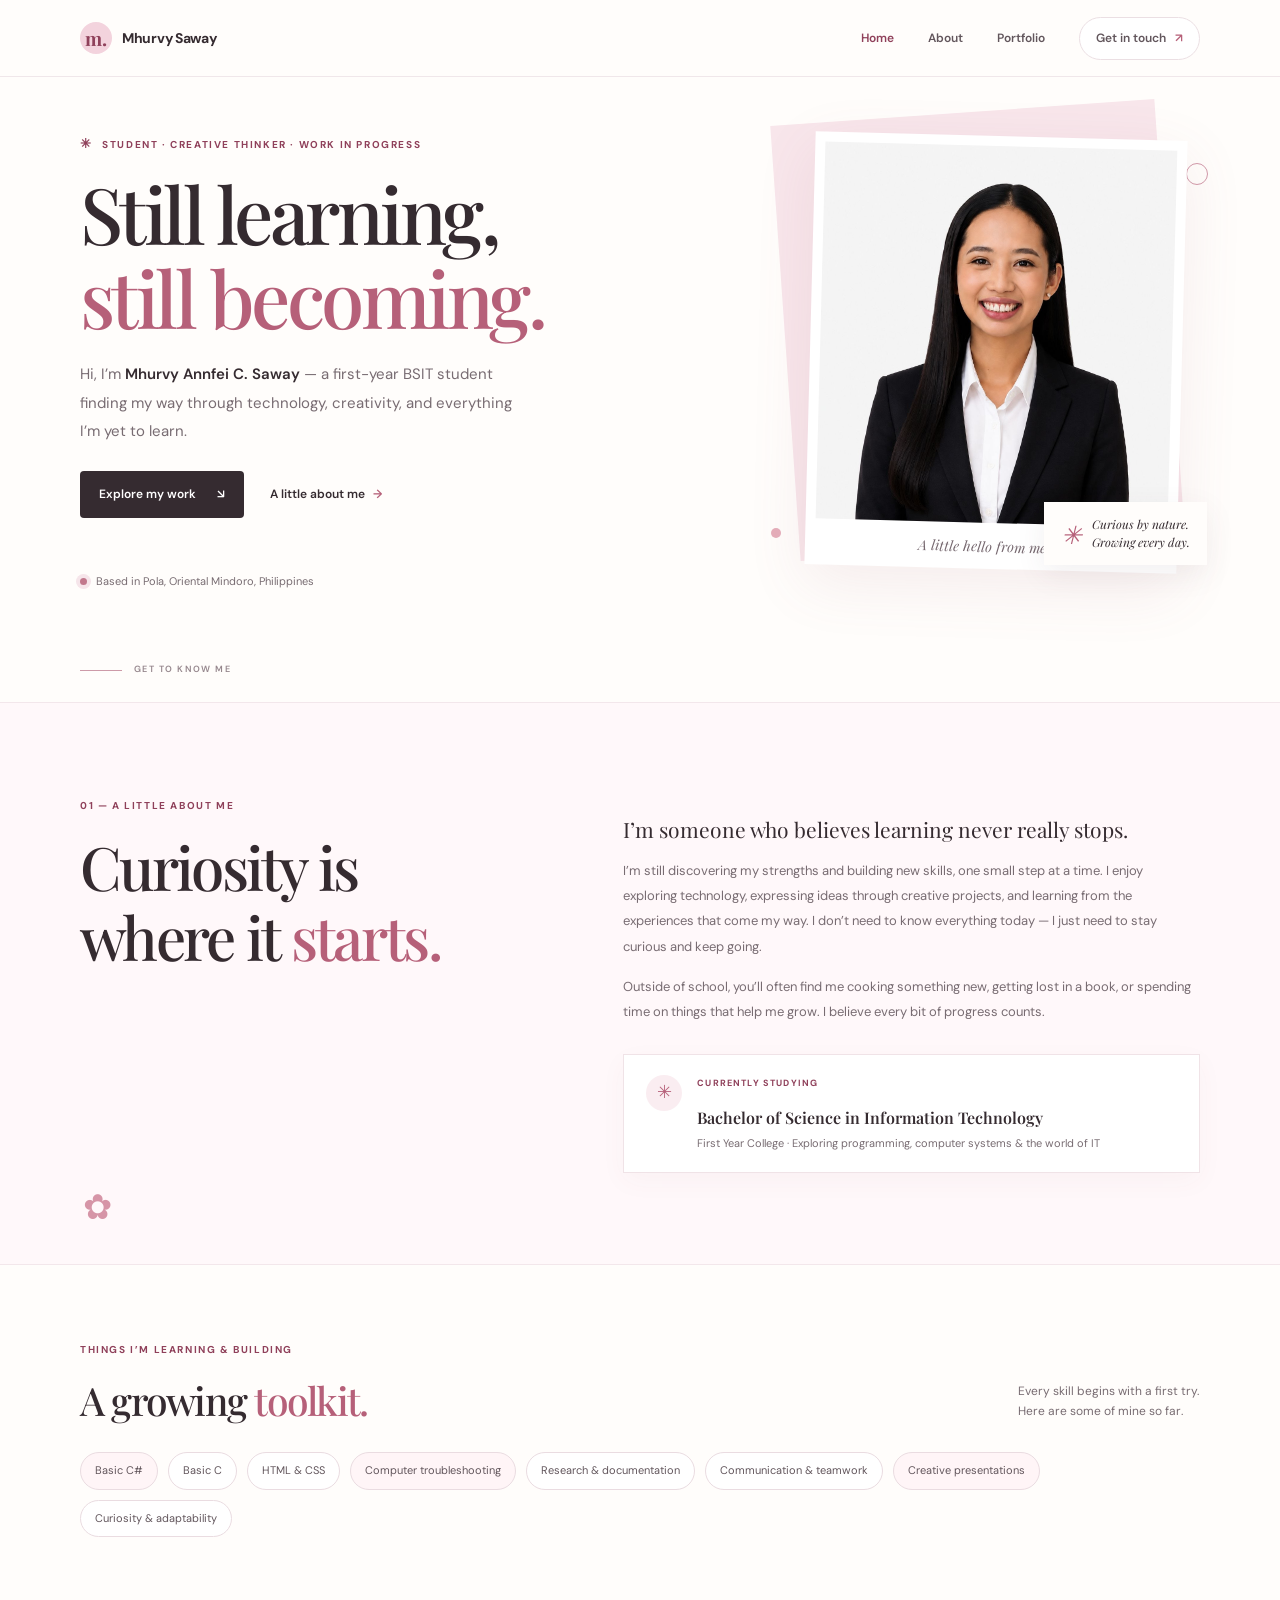
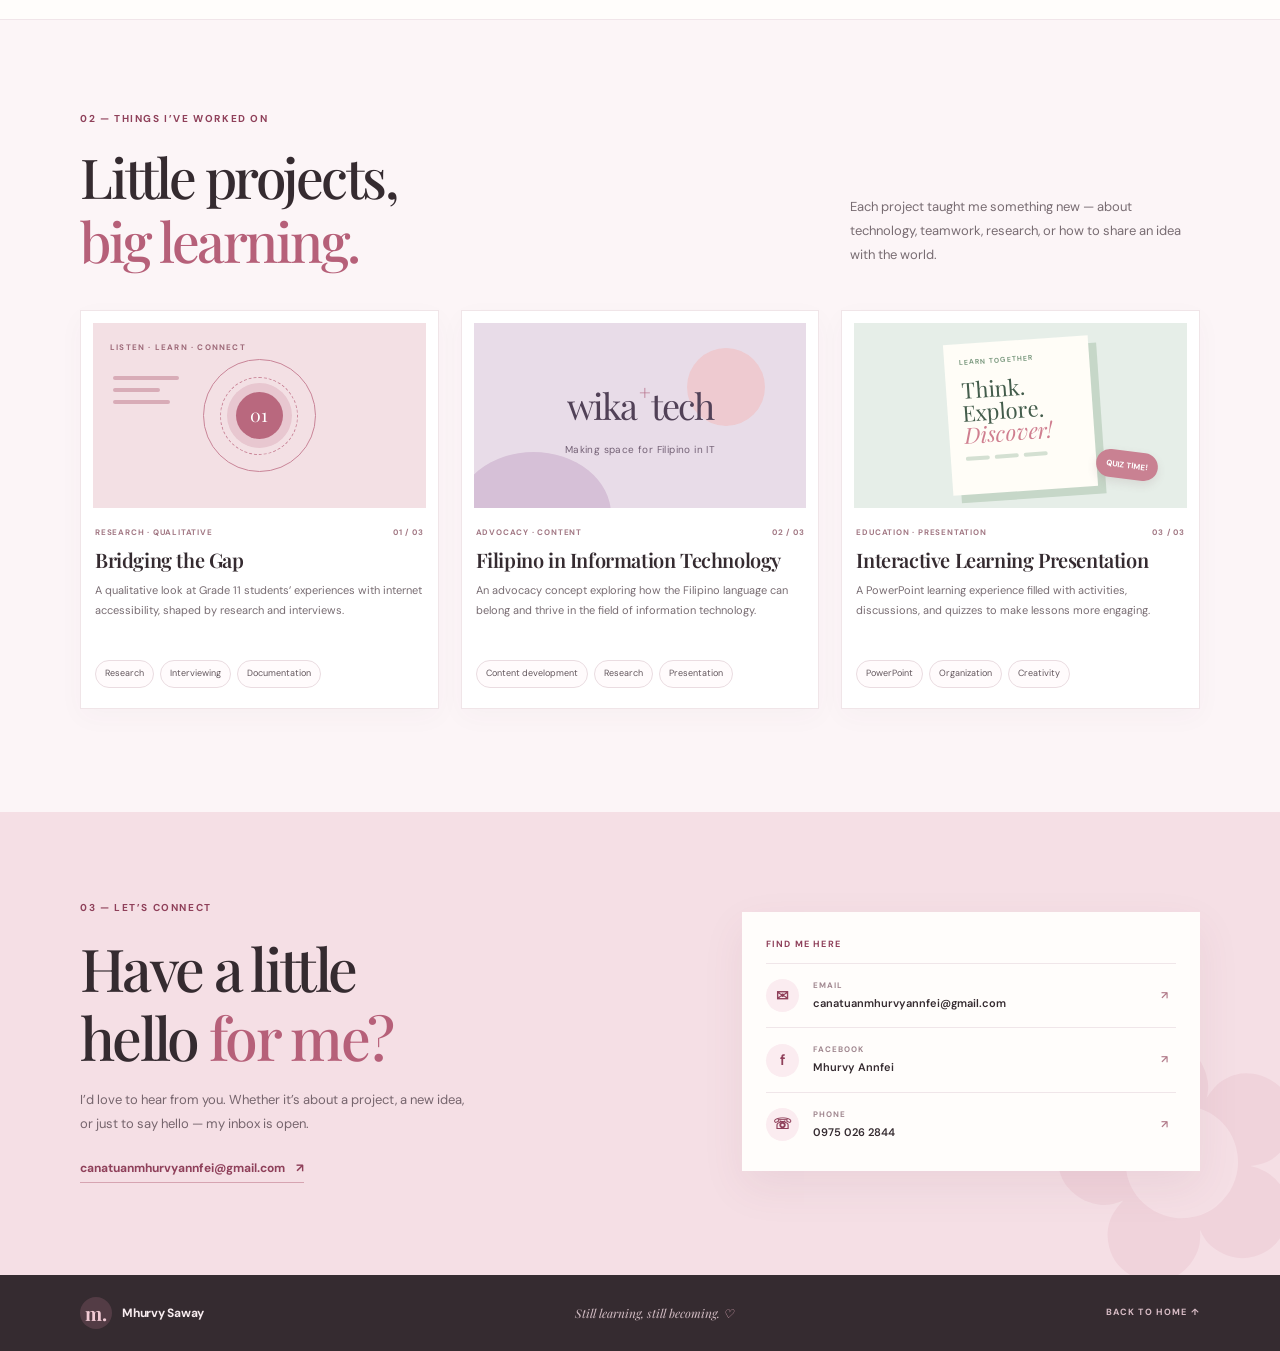
<file: index.html>
<!DOCTYPE html>
<html lang="en">
  <head>
    <meta charset="UTF-8" />
    <meta name="viewport" content="width=device-width, initial-scale=1.0" />
    <meta
      name="description"
      content="The portfolio of Mhurvy Annfei C. Saway, a first-year BSIT student and lifelong learner from Pola, Oriental Mindoro."
    />
    <title>Mhurvy Annfei Saway | Portfolio</title>
    <link rel="preconnect" href="https://fonts.googleapis.com" />
    <link rel="preconnect" href="https://fonts.gstatic.com" crossorigin />
    <link
      href="https://fonts.googleapis.com/css2?family=DM+Sans:wght@400;500;600;700&family=Playfair+Display:wght@500;600;700&display=swap"
      rel="stylesheet"
    />
    <link rel="stylesheet" href="style.css" />
  </head>
  <body>
    <!-- Shared navigation -->

    <header class="site-header">
      <nav class="nav wrap" aria-label="Main navigation">
        <a class="brand" href="index.html" aria-label="Mhurvy Saway home"
          ><span class="brand-mark">m.</span><span>Mhurvy Saway</span></a
        >
        <div class="nav-links">
          <a class="active" href="index.html">Home</a
          ><a href="about.html">About</a><a href="portfolio.html">Portfolio</a
          ><a class="nav-contact" href="contact.html"
            >Get in touch <span aria-hidden="true">↗</span></a
          >
        </div>
      </nav>
    </header>

    <!-- Page content -->

    <main>
      <section class="hero wrap" id="home" aria-labelledby="hero-title">
        <div class="hero-copy">
          <p class="eyebrow">
            <span class="sparkle" aria-hidden="true">✳</span> STUDENT · CREATIVE
            THINKER · WORK IN PROGRESS
          </p>
          <h1 id="hero-title">
            Still learning,<br /><span>still becoming.</span>
          </h1>
          <p class="hero-intro">
            Hi, I’m <strong>Mhurvy Annfei C. Saway</strong> — a first-year BSIT
            student finding my way through technology, creativity, and
            everything I’m yet to learn.
          </p>
          <div class="hero-actions">
            <a class="button button-dark" href="portfolio.html"
              >Explore my work <span aria-hidden="true">↘</span></a
            ><a class="text-link" href="about.html"
              >A little about me <span aria-hidden="true">→</span></a
            >
          </div>
          <div class="hero-location">
            <span class="location-dot" aria-hidden="true"></span> Based in Pola,
            Oriental Mindoro, Philippines
          </div>
        </div>
        <div class="hero-visual">
          <div class="photo-frame">
            <img
              src="images/mhurvy-profile.png"
              alt="Professional portrait of Mhurvy Annfei C. Saway"
            /><span class="photo-caption"
              >A little hello from me <span aria-hidden="true">♡</span></span
            >
          </div>
          <div class="photo-note">
            <span class="note-star" aria-hidden="true">✳</span
            ><span>Curious by nature.<br />Growing every day.</span>
          </div>
          <span class="decor-dot dot-one" aria-hidden="true"></span
          ><span class="decor-dot dot-two" aria-hidden="true"></span>
        </div>
        <a class="scroll-cue" href="about.html"
          ><span class="scroll-line"></span> GET TO KNOW ME</a
        >
      </section>

      <section class="about-section" id="about" aria-labelledby="about-title">
        <div class="wrap about-grid">
          <div class="section-heading">
            <p class="eyebrow">01 — A LITTLE ABOUT ME</p>
            <h2 id="about-title">
              Curiosity is<br />where it <span>starts.</span>
            </h2>
            <div class="heading-flower" aria-hidden="true">✿</div>
          </div>
          <div class="about-copy">
            <p class="lead">
              I’m someone who believes learning never really stops.
            </p>
            <p>
              I’m still discovering my strengths and building new skills, one
              small step at a time. I enjoy exploring technology, expressing
              ideas through creative projects, and learning from the experiences
              that come my way. I don’t need to know everything today — I just
              need to stay curious and keep going.
            </p>
            <p>
              Outside of school, you’ll often find me cooking something new,
              getting lost in a book, or spending time on things that help me
              grow. I believe every bit of progress counts.
            </p>
            <div class="education-card">
              <div class="education-icon" aria-hidden="true">✳</div>
              <div>
                <p class="card-label">CURRENTLY STUDYING</p>
                <h3>Bachelor of Science in Information Technology</h3>
                <p>
                  First Year College · Exploring programming, computer systems &
                  the world of IT
                </p>
              </div>
            </div>
          </div>
        </div>
      </section>

      <section class="skills-section wrap" aria-labelledby="skills-title">
        <div class="skills-top">
          <div>
            <p class="eyebrow">THINGS I’M LEARNING & BUILDING</p>
            <h2 id="skills-title">A growing <span>toolkit.</span></h2>
          </div>
          <p class="skills-note">
            Every skill begins with a first try.<br />Here are some of mine so
            far.
          </p>
        </div>
        <div class="skills-list">
          <span>Basic C#</span><span>Basic C</span><span>HTML & CSS</span
          ><span>Computer troubleshooting</span
          ><span>Research & documentation</span
          ><span>Communication & teamwork</span
          ><span>Creative presentations</span
          ><span>Curiosity & adaptability</span>
        </div>
      </section>

      <section
        class="portfolio-section"
        id="portfolio"
        aria-labelledby="portfolio-title"
      >
        <div class="wrap">
          <div class="portfolio-heading">
            <div>
              <p class="eyebrow">02 — THINGS I’VE WORKED ON</p>
              <h2 id="portfolio-title">
                Little projects,<br /><span>big learning.</span>
              </h2>
            </div>
            <p class="portfolio-intro">
              Each project taught me something new — about technology, teamwork,
              research, or how to share an idea with the world.
            </p>
          </div>
          <div class="project-grid">
            <article class="project-card project-one">
              <div class="project-art research-art" aria-hidden="true">
                <span class="art-label">LISTEN · LEARN · CONNECT</span>
                <div class="art-lines"><i></i><i></i><i></i></div>
                <span class="art-orbit orbit-a"></span
                ><span class="art-orbit orbit-b"></span
                ><span class="art-center">01</span>
              </div>
              <div class="project-meta">
                <span>RESEARCH · QUALITATIVE</span><span>01 / 03</span>
              </div>
              <h3>Bridging the Gap</h3>
              <p>
                A qualitative look at Grade 11 students’ experiences with
                internet accessibility, shaped by research and interviews.
              </p>
              <div class="tag-row">
                <span>Research</span><span>Interviewing</span
                ><span>Documentation</span>
              </div>
            </article>
            <article class="project-card project-two">
              <div class="project-art language-art" aria-hidden="true">
                <span class="language-word">wika<span>+</span>tech</span
                ><span class="language-caption"
                  >Making space for Filipino in IT</span
                ><span class="language-sun"></span>
              </div>
              <div class="project-meta">
                <span>ADVOCACY · CONTENT</span><span>02 / 03</span>
              </div>
              <h3>Filipino in Information Technology</h3>
              <p>
                An advocacy concept exploring how the Filipino language can
                belong and thrive in the field of information technology.
              </p>
              <div class="tag-row">
                <span>Content development</span><span>Research</span
                ><span>Presentation</span>
              </div>
            </article>
            <article class="project-card project-three">
              <div class="project-art presentation-art" aria-hidden="true">
                <div class="slide-card">
                  <span class="slide-kicker">LEARN TOGETHER</span
                  ><span class="slide-title"
                    >Think.<br />Explore.<br /><i>Discover!</i></span
                  ><span class="slide-bars"><i></i><i></i><i></i></span>
                </div>
                <span class="slide-sticker">QUIZ TIME!</span>
              </div>
              <div class="project-meta">
                <span>EDUCATION · PRESENTATION</span><span>03 / 03</span>
              </div>
              <h3>Interactive Learning Presentation</h3>
              <p>
                A PowerPoint learning experience filled with activities,
                discussions, and quizzes to make lessons more engaging.
              </p>
              <div class="tag-row">
                <span>PowerPoint</span><span>Organization</span
                ><span>Creativity</span>
              </div>
            </article>
          </div>
        </div>
      </section>

      <section
        class="contact-section"
        id="contact"
        aria-labelledby="contact-title"
      >
        <div class="wrap contact-wrap">
          <div class="contact-copy">
            <p class="eyebrow">03 — LET’S CONNECT</p>
            <h2 id="contact-title">
              Have a little<br />hello <span>for me?</span>
            </h2>
            <p>
              I’d love to hear from you. Whether it’s about a project, a new
              idea, or just to say hello — my inbox is open.
            </p>
            <a class="email-link" href="mailto:canatuanmhurvyannfei@gmail.com"
              >canatuanmhurvyannfei@gmail.com
              <span aria-hidden="true">↗</span></a
            >
          </div>
          <div class="contact-card">
            <p class="card-label">FIND ME HERE</p>
            <a href="mailto:canatuanmhurvyannfei@gmail.com"
              ><span class="contact-icon" aria-hidden="true">✉</span
              ><span><small>EMAIL</small>canatuanmhurvyannfei@gmail.com</span
              ><span class="contact-arrow" aria-hidden="true">↗</span></a
            ><a
              href="https://www.facebook.com/"
              target="_blank"
              rel="noopener noreferrer"
              ><span class="contact-icon" aria-hidden="true">f</span
              ><span><small>FACEBOOK</small>Mhurvy Annfei</span
              ><span class="contact-arrow" aria-hidden="true">↗</span></a
            ><a href="tel:+639750262844"
              ><span class="contact-icon" aria-hidden="true">☏</span
              ><span><small>PHONE</small>0975 026 2844</span
              ><span class="contact-arrow" aria-hidden="true">↗</span></a
            >
          </div>
          <div class="contact-flower" aria-hidden="true">✿</div>
        </div>
      </section>
    </main>
    <!-- Shared footer -->

    <footer class="footer">
      <div class="wrap footer-inner">
        <a class="brand" href="index.html"
          ><span class="brand-mark">m.</span><span>Mhurvy Saway</span></a
        >
        <p>Still learning, still becoming. <span aria-hidden="true">♡</span></p>
        <a class="back-top" href="index.html">BACK TO HOME ↑</a>
      </div>
    </footer>
  </body>
</html>
</file>
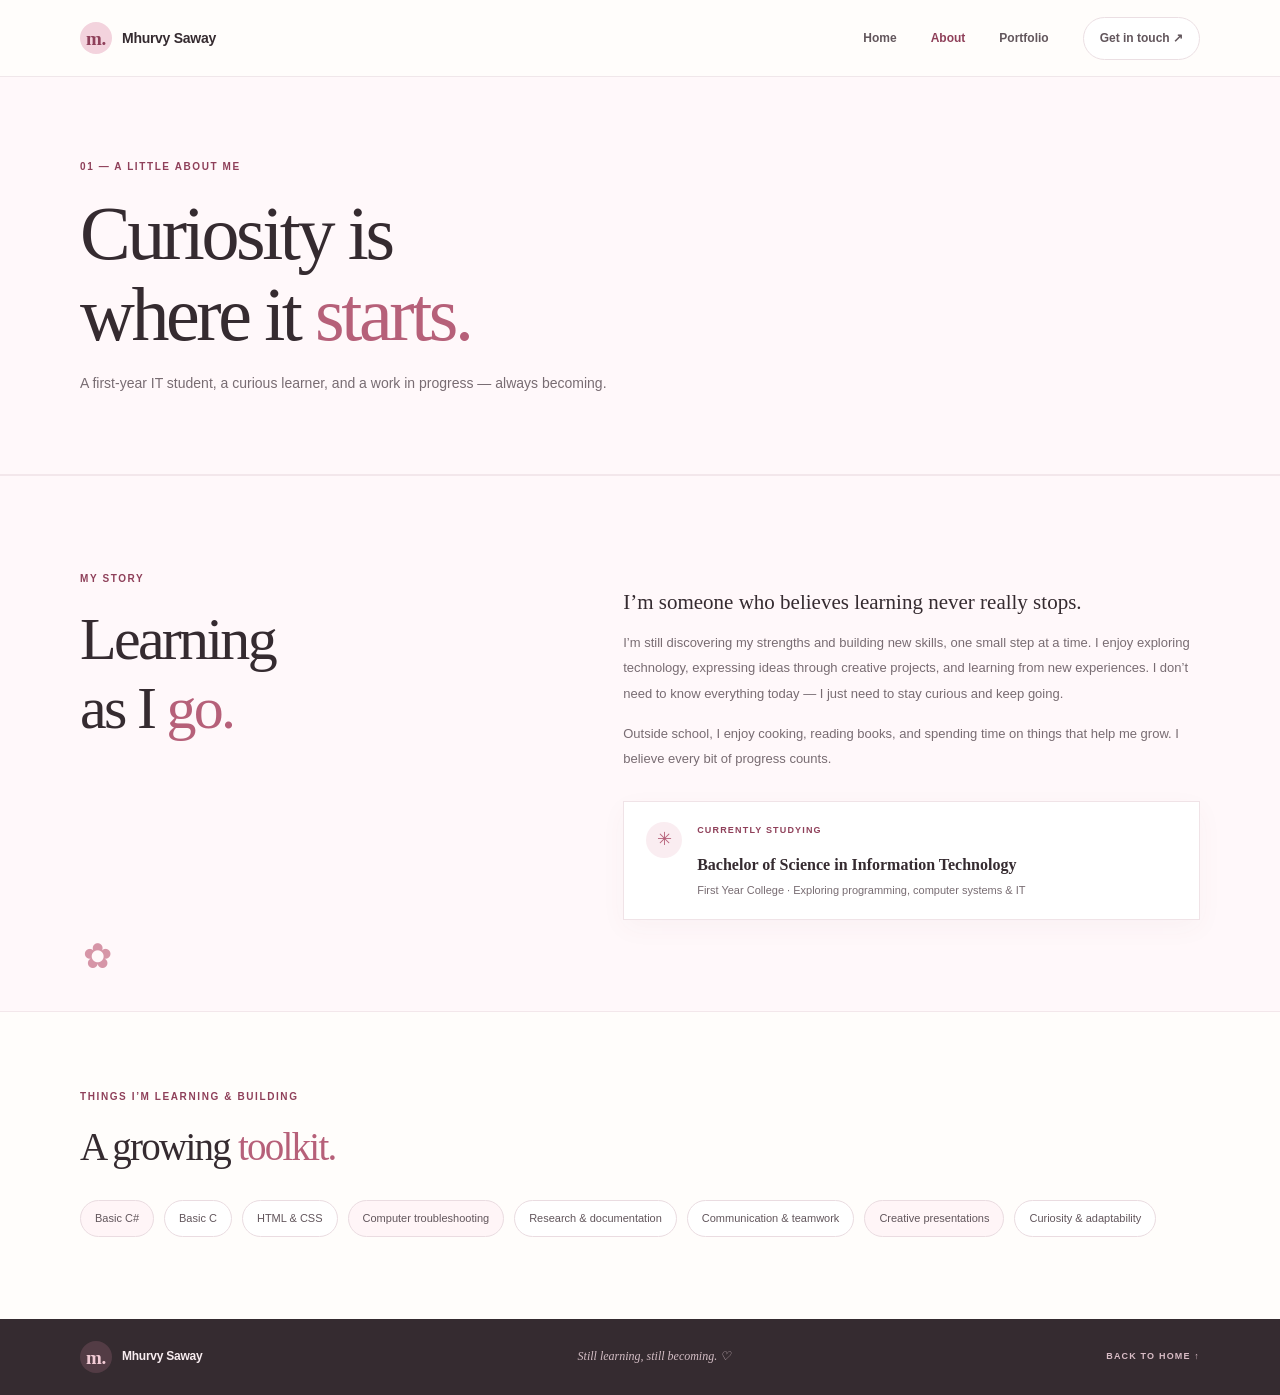
<file: about.html>
<!DOCTYPE html>
<html lang="en">
  <head>
    <meta charset="UTF-8" />
    <meta name="viewport" content="width=device-width, initial-scale=1.0" />
    <title>About | Mhurvy Saway</title>
    <link rel="stylesheet" href="style.css" />
  </head>
  <body>
    <!-- Shared navigation -->

    <header class="site-header">
      <nav class="nav wrap" aria-label="Main navigation">
        <a class="brand" href="index.html"
          ><span class="brand-mark">m.</span><span>Mhurvy Saway</span></a
        >
        <div class="nav-links">
          <a href="index.html">Home</a
          ><a class="active" href="about.html">About</a
          ><a href="portfolio.html">Portfolio</a
          ><a class="nav-contact" href="contact.html">Get in touch ↗</a>
        </div>
      </nav>
    </header>
    <!-- Page content -->

    <main>
      <section class="page-hero">
        <div class="wrap">
          <p class="eyebrow">01 — A LITTLE ABOUT ME</p>
          <h1>Curiosity is<br />where it <span>starts.</span></h1>
          <p class="page-intro">
            A first-year IT student, a curious learner, and a work in progress —
            always becoming.
          </p>
        </div>
      </section>
      <section class="about-section">
        <div class="wrap about-grid">
          <div class="section-heading">
            <p class="eyebrow">MY STORY</p>
            <h2>Learning<br />as I <span>go.</span></h2>
            <div class="heading-flower">✿</div>
          </div>
          <div class="about-copy">
            <p class="lead">
              I’m someone who believes learning never really stops.
            </p>
            <p>
              I’m still discovering my strengths and building new skills, one
              small step at a time. I enjoy exploring technology, expressing
              ideas through creative projects, and learning from new
              experiences. I don’t need to know everything today — I just need
              to stay curious and keep going.
            </p>
            <p>
              Outside school, I enjoy cooking, reading books, and spending time
              on things that help me grow. I believe every bit of progress
              counts.
            </p>
            <div class="education-card">
              <div class="education-icon">✳</div>
              <div>
                <p class="card-label">CURRENTLY STUDYING</p>
                <h3>Bachelor of Science in Information Technology</h3>
                <p>
                  First Year College · Exploring programming, computer systems &
                  IT
                </p>
              </div>
            </div>
          </div>
        </div>
      </section>
      <section class="skills-section wrap">
        <div class="skills-top">
          <div>
            <p class="eyebrow">THINGS I’M LEARNING & BUILDING</p>
            <h2>A growing <span>toolkit.</span></h2>
          </div>
        </div>
        <div class="skills-list">
          <span>Basic C#</span><span>Basic C</span><span>HTML & CSS</span
          ><span>Computer troubleshooting</span
          ><span>Research & documentation</span
          ><span>Communication & teamwork</span
          ><span>Creative presentations</span
          ><span>Curiosity & adaptability</span>
        </div>
      </section>
    </main>
    <!-- Shared footer -->

    <footer class="footer">
      <div class="wrap footer-inner">
        <a class="brand" href="index.html"
          ><span class="brand-mark">m.</span><span>Mhurvy Saway</span></a
        >
        <p>Still learning, still becoming. ♡</p>
        <a class="back-top" href="index.html">BACK TO HOME ↑</a>
      </div>
    </footer>
  </body>
</html>
</file>
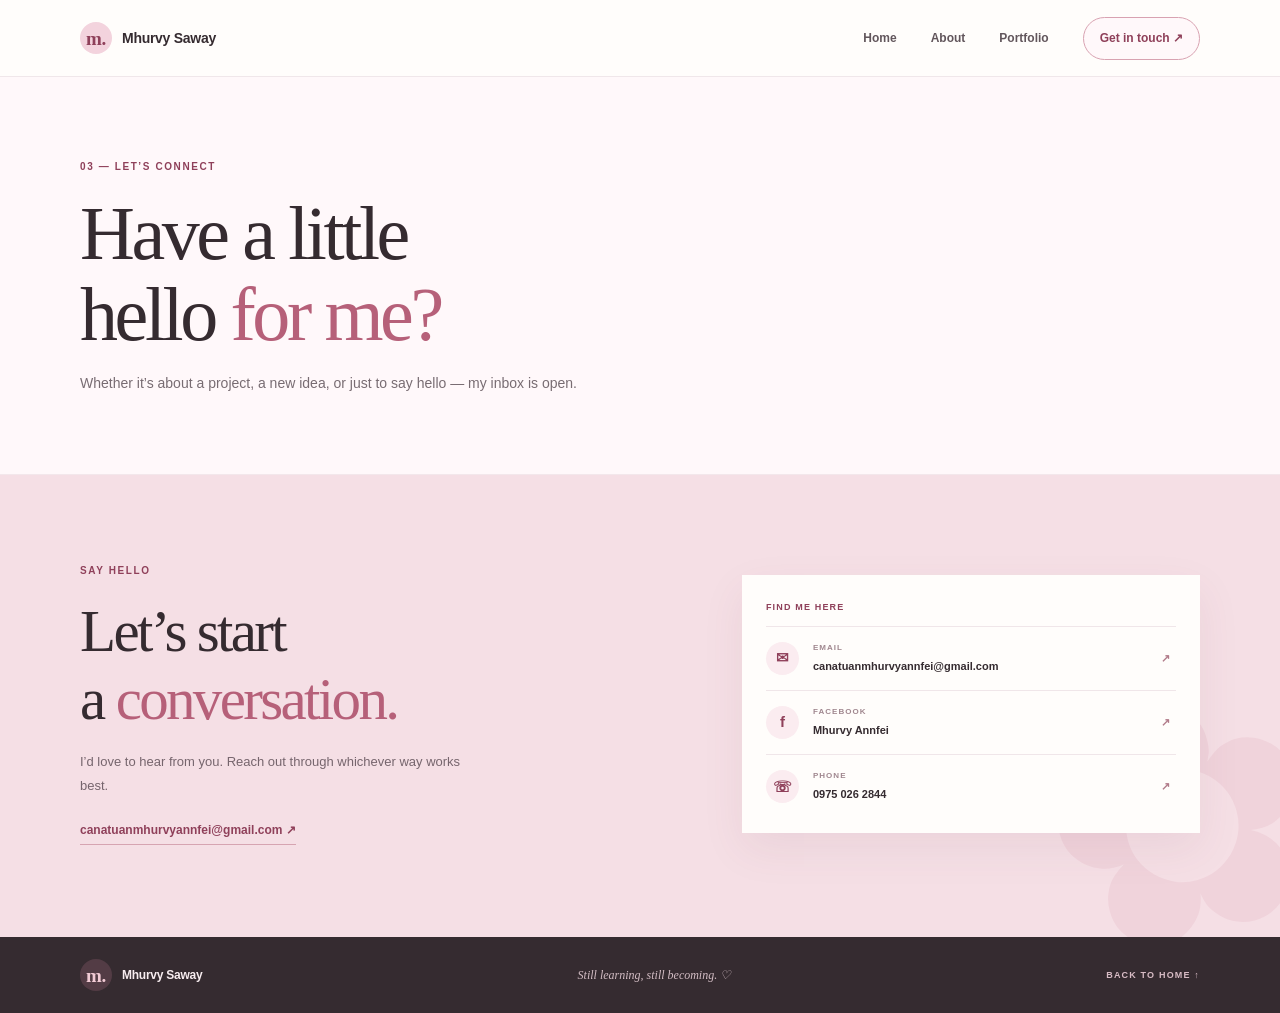
<file: contact.html>
<!DOCTYPE html>
<html lang="en">
  <head>
    <meta charset="UTF-8" />
    <meta name="viewport" content="width=device-width, initial-scale=1.0" />
    <title>Contact | Mhurvy Saway</title>
    <link rel="stylesheet" href="style.css" />
  </head>
  <body>
    <!-- Shared navigation -->

    <header class="site-header">
      <nav class="nav wrap" aria-label="Main navigation">
        <a class="brand" href="index.html"
          ><span class="brand-mark">m.</span><span>Mhurvy Saway</span></a
        >
        <div class="nav-links">
          <a href="index.html">Home</a><a href="about.html">About</a
          ><a href="portfolio.html">Portfolio</a
          ><a class="nav-contact active" href="contact.html">Get in touch ↗</a>
        </div>
      </nav>
    </header>
    <!-- Page content -->

    <main>
      <section class="page-hero">
        <div class="wrap">
          <p class="eyebrow">03 — LET’S CONNECT</p>
          <h1>Have a little<br />hello <span>for me?</span></h1>
          <p class="page-intro">
            Whether it’s about a project, a new idea, or just to say hello — my
            inbox is open.
          </p>
        </div>
      </section>
      <section class="contact-section">
        <div class="wrap contact-wrap">
          <div class="contact-copy">
            <p class="eyebrow">SAY HELLO</p>
            <h2>Let’s start<br />a <span>conversation.</span></h2>
            <p>
              I’d love to hear from you. Reach out through whichever way works
              best.
            </p>
            <a class="email-link" href="mailto:canatuanmhurvyannfei@gmail.com"
              >canatuanmhurvyannfei@gmail.com ↗</a
            >
          </div>
          <div class="contact-card">
            <p class="card-label">FIND ME HERE</p>
            <a href="mailto:canatuanmhurvyannfei@gmail.com"
              ><span class="contact-icon">✉</span
              ><span><small>EMAIL</small>canatuanmhurvyannfei@gmail.com</span
              ><span class="contact-arrow">↗</span></a
            ><a
              href="https://www.facebook.com/"
              target="_blank"
              rel="noopener noreferrer"
              ><span class="contact-icon">f</span
              ><span><small>FACEBOOK</small>Mhurvy Annfei</span
              ><span class="contact-arrow">↗</span></a
            ><a href="tel:+639750262844"
              ><span class="contact-icon">☏</span
              ><span><small>PHONE</small>0975 026 2844</span
              ><span class="contact-arrow">↗</span></a
            >
          </div>
          <div class="contact-flower">✿</div>
        </div>
      </section>
    </main>
    <!-- Shared footer -->

    <footer class="footer">
      <div class="wrap footer-inner">
        <a class="brand" href="index.html"
          ><span class="brand-mark">m.</span><span>Mhurvy Saway</span></a
        >
        <p>Still learning, still becoming. ♡</p>
        <a class="back-top" href="index.html">BACK TO HOME ↑</a>
      </div>
    </footer>
  </body>
</html>
</file>
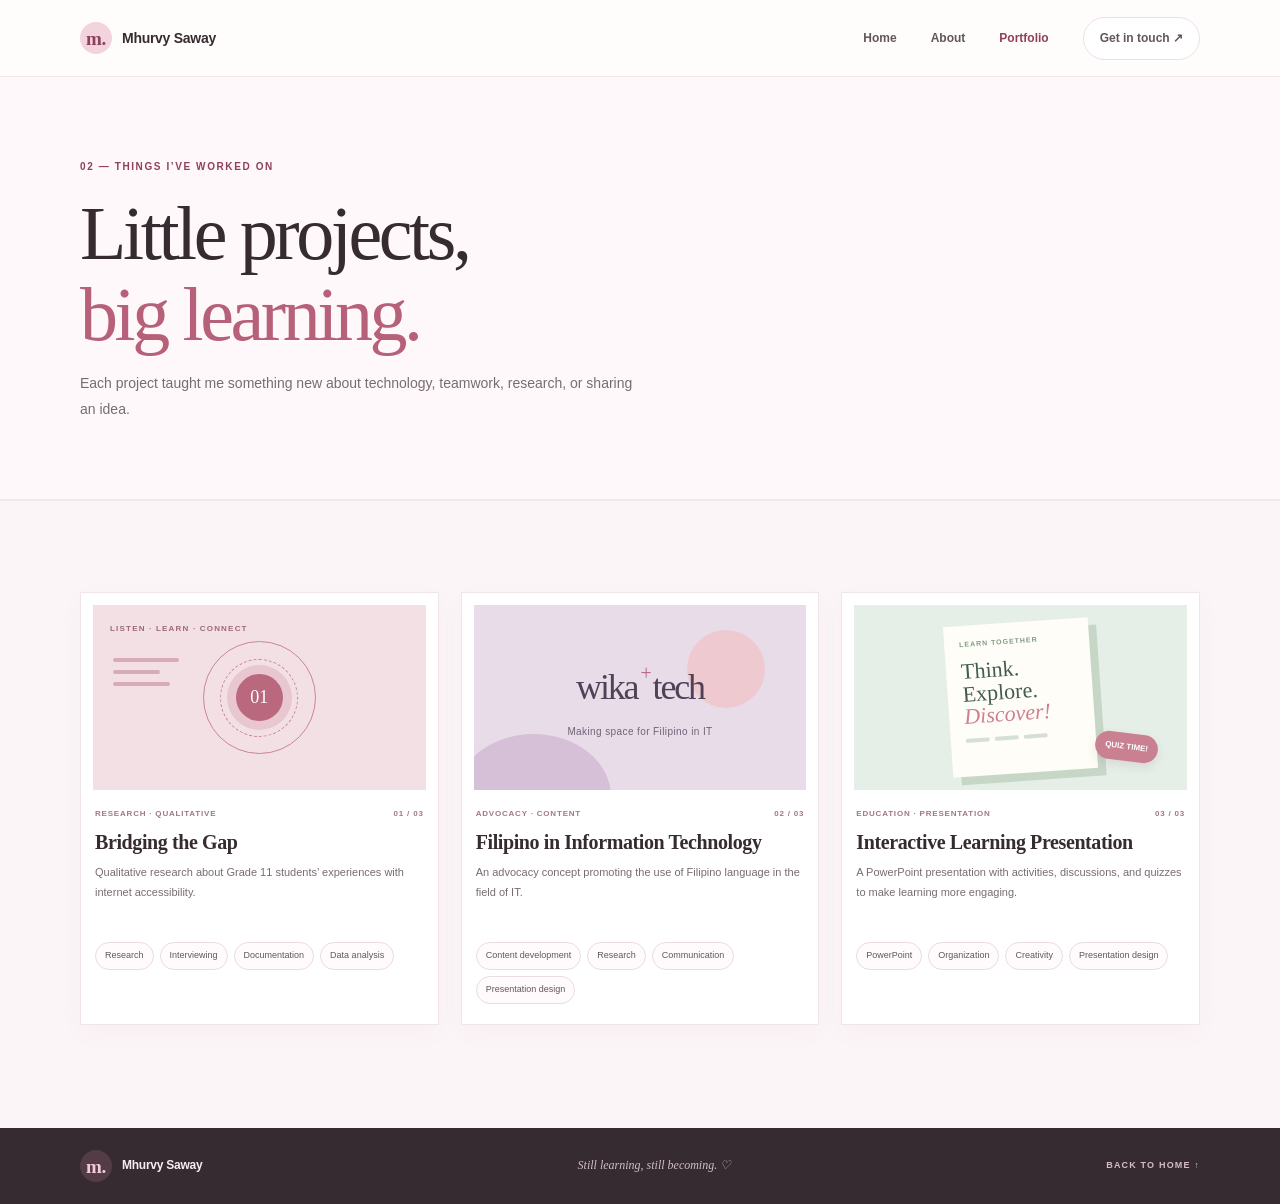
<file: portfolio.html>
<!DOCTYPE html>
<html lang="en">
  <head>
    <meta charset="UTF-8" />
    <meta name="viewport" content="width=device-width, initial-scale=1.0" />
    <title>Portfolio | Mhurvy Saway</title>
    <link rel="stylesheet" href="style.css" />
  </head>
  <body>
    <!-- Shared navigation -->

    <header class="site-header">
      <nav class="nav wrap" aria-label="Main navigation">
        <a class="brand" href="index.html"
          ><span class="brand-mark">m.</span><span>Mhurvy Saway</span></a
        >
        <div class="nav-links">
          <a href="index.html">Home</a><a href="about.html">About</a
          ><a class="active" href="portfolio.html">Portfolio</a
          ><a class="nav-contact" href="contact.html">Get in touch ↗</a>
        </div>
      </nav>
    </header>
    <!-- Page content -->

    <main>
      <section class="page-hero">
        <div class="wrap">
          <p class="eyebrow">02 — THINGS I’VE WORKED ON</p>
          <h1>Little projects,<br /><span>big learning.</span></h1>
          <p class="page-intro">
            Each project taught me something new about technology, teamwork,
            research, or sharing an idea.
          </p>
        </div>
      </section>
      <section class="portfolio-section">
        <div class="wrap">
          <div class="project-grid">
            <article class="project-card">
              <div class="project-art research-art">
                <span class="art-label">LISTEN · LEARN · CONNECT</span>
                <div class="art-lines"><i></i><i></i><i></i></div>
                <span class="art-orbit orbit-a"></span
                ><span class="art-orbit orbit-b"></span
                ><span class="art-center">01</span>
              </div>
              <div class="project-meta">
                <span>RESEARCH · QUALITATIVE</span><span>01 / 03</span>
              </div>
              <h2>Bridging the Gap</h2>
              <p>
                Qualitative research about Grade 11 students’ experiences with
                internet accessibility.
              </p>
              <div class="tag-row">
                <span>Research</span><span>Interviewing</span
                ><span>Documentation</span><span>Data analysis</span>
              </div>
            </article>
            <article class="project-card">
              <div class="project-art language-art">
                <span class="language-word">wika<span>+</span>tech</span
                ><span class="language-caption"
                  >Making space for Filipino in IT</span
                ><span class="language-sun"></span>
              </div>
              <div class="project-meta">
                <span>ADVOCACY · CONTENT</span><span>02 / 03</span>
              </div>
              <h2>Filipino in Information Technology</h2>
              <p>
                An advocacy concept promoting the use of Filipino language in
                the field of IT.
              </p>
              <div class="tag-row">
                <span>Content development</span><span>Research</span
                ><span>Communication</span><span>Presentation design</span>
              </div>
            </article>
            <article class="project-card">
              <div class="project-art presentation-art">
                <div class="slide-card">
                  <span class="slide-kicker">LEARN TOGETHER</span
                  ><span class="slide-title"
                    >Think.<br />Explore.<br /><i>Discover!</i></span
                  ><span class="slide-bars"><i></i><i></i><i></i></span>
                </div>
                <span class="slide-sticker">QUIZ TIME!</span>
              </div>
              <div class="project-meta">
                <span>EDUCATION · PRESENTATION</span><span>03 / 03</span>
              </div>
              <h2>Interactive Learning Presentation</h2>
              <p>
                A PowerPoint presentation with activities, discussions, and
                quizzes to make learning more engaging.
              </p>
              <div class="tag-row">
                <span>PowerPoint</span><span>Organization</span
                ><span>Creativity</span><span>Presentation design</span>
              </div>
            </article>
          </div>
        </div>
      </section>
    </main>
    <!-- Shared footer -->

    <footer class="footer">
      <div class="wrap footer-inner">
        <a class="brand" href="index.html"
          ><span class="brand-mark">m.</span><span>Mhurvy Saway</span></a
        >
        <p>Still learning, still becoming. ♡</p>
        <a class="back-top" href="index.html">BACK TO HOME ↑</a>
      </div>
    </footer>
  </body>
</html>
</file>
<file: style.css>
/* Theme colors and typography */
:root {
  --ink: #352b30;
  --muted: #786c72;
  --pink: #f5d9e1;
  --pink-light: #fff8fa;
  --rose: #b66079;
  --rose-dark: #8f405a;
  --cream: #fffdfb;
  --line: #ebdfe3;
  --serif: "Playfair Display", Georgia, serif;
  --sans: "DM Sans", Arial, sans-serif;
}
/* Consistent box sizing and base styles */
* {
  box-sizing: border-box;
}
html {
  scroll-behavior: smooth;
  scroll-padding-top: 82px;
}
body {
  margin: 0;
  background: var(--cream);
  color: var(--ink);
  font-family: var(--sans);
  font-size: 15px;
  line-height: 1.75;
}
a {
  color: inherit;
  text-decoration: none;
}
img {
  display: block;
  max-width: 100%;
}
.wrap {
  width: min(1120px, calc(100% - 64px));
  margin-inline: auto;
}
/* Shared header and navigation */
.site-header {
  position: sticky;
  top: 0;
  z-index: 10;
  background: rgba(255, 253, 251, 0.93);
  backdrop-filter: blur(12px);
  border-bottom: 1px solid rgba(235, 223, 227, 0.72);
}
.nav {
  height: 76px;
  display: flex;
  justify-content: space-between;
  align-items: center;
}
.brand {
  display: inline-flex;
  align-items: center;
  gap: 10px;
  font-weight: 700;
  font-size: 14px;
  letter-spacing: -0.02em;
}
.brand-mark {
  display: grid;
  place-items: center;
  width: 32px;
  height: 32px;
  border-radius: 50%;
  background: #f3d3dd;
  color: var(--rose-dark);
  font-family: var(--serif);
  font-size: 19px;
}
.nav-links {
  display: flex;
  align-items: center;
  gap: 34px;
  font-size: 12px;
  font-weight: 600;
  color: #62565c;
}
.nav-links > a:not(.nav-contact):hover,
.text-link:hover {
  color: var(--rose-dark);
}
.nav-contact {
  padding: 10px 16px;
  border: 1px solid var(--line);
  border-radius: 30px;
  background: #fff;
}
.nav-contact span {
  margin-left: 6px;
  color: var(--rose);
}
/* Home page introduction */
.hero {
  position: relative;
  min-height: 625px;
  display: grid;
  grid-template-columns: 1.07fr 0.93fr;
  align-items: center;
  padding-top: 46px;
  padding-bottom: 96px;
}
.hero-copy {
  position: relative;
  z-index: 1;
  padding-bottom: 4px;
}
.eyebrow {
  margin: 0 0 19px;
  color: var(--rose-dark);
  font-size: 10px;
  line-height: 1.5;
  font-weight: 700;
  letter-spacing: 0.16em;
}
.sparkle {
  font-size: 13px;
  margin-right: 6px;
}
h1,
h2,
h3,
p {
  margin-top: 0;
}
h1,
h2 {
  font-family: var(--serif);
  font-weight: 500;
  letter-spacing: -0.045em;
}
h1 {
  font-size: clamp(52px, 6.1vw, 78px);
  line-height: 1.07;
  margin-bottom: 21px;
}
h1 span,
h2 span {
  color: var(--rose);
}
.hero-intro {
  max-width: 435px;
  font-size: 15px;
  line-height: 1.9;
  color: var(--muted);
  margin-bottom: 25px;
}
.hero-intro strong {
  color: var(--ink);
  font-weight: 600;
}
.hero-actions {
  display: flex;
  align-items: center;
  gap: 26px;
}
.button {
  display: inline-flex;
  align-items: center;
  gap: 21px;
  padding: 13px 19px;
  border-radius: 4px;
  font-size: 12px;
  font-weight: 600;
  transition:
    transform 0.2s,
    background 0.2s;
}
.button:hover {
  transform: translateY(-2px);
}
.button-dark {
  background: var(--ink);
  color: white;
}
.button-dark:hover {
  background: var(--rose-dark);
}
.text-link {
  font-size: 12px;
  font-weight: 600;
}
.text-link span {
  margin-left: 5px;
  color: var(--rose);
}
.hero-location {
  display: flex;
  align-items: center;
  gap: 9px;
  margin-top: 54px;
  color: var(--muted);
  font-size: 11px;
}
.location-dot {
  width: 7px;
  height: 7px;
  border-radius: 50%;
  background: #c2788c;
  box-shadow: 0 0 0 4px #f6e5ea;
}
.hero-visual {
  position: relative;
  justify-self: end;
  width: min(390px, 100%);
  padding: 0 18px 24px 0;
}
.photo-frame {
  position: relative;
  z-index: 1;
  padding: 10px 10px 0;
  background: white;
  box-shadow: 0 18px 60px #9e63721b;
  transform: rotate(1.5deg);
}
.photo-frame img {
  width: 100%;
  aspect-ratio: 1/1.07;
  object-fit: cover;
  object-position: center 35%;
  filter: saturate(0.91);
}
.photo-caption {
  display: block;
  text-align: center;
  padding: 12px 8px 10px;
  color: #776970;
  font-family: var(--serif);
  font-size: 14px;
  font-style: italic;
}
.photo-caption span {
  color: var(--rose);
}
.hero-visual:before {
  content: "";
  position: absolute;
  inset: -24px 30px 45px -25px;
  background: #f8e6eb;
  transform: rotate(-4deg);
}
.photo-note {
  position: absolute;
  z-index: 2;
  right: -7px;
  bottom: 28px;
  display: flex;
  gap: 10px;
  align-items: center;
  padding: 13px 17px;
  background: #fffdfb;
  box-shadow: 0 9px 30px #553d4714;
  font-family: var(--serif);
  font-size: 12px;
  line-height: 1.5;
  font-style: italic;
}
.note-star {
  color: var(--rose);
  font-size: 25px;
}
.decor-dot {
  position: absolute;
  border: 1px solid #d29aaa;
  border-radius: 50%;
}
.dot-one {
  width: 22px;
  height: 22px;
  right: -8px;
  top: 27px;
}
.dot-two {
  width: 10px;
  height: 10px;
  left: -39px;
  bottom: 55px;
  background: #e5aeba;
  border: 0;
}
.scroll-cue {
  position: absolute;
  bottom: 24px;
  left: 0;
  display: flex;
  align-items: center;
  gap: 12px;
  color: #96878d;
  font-size: 9px;
  font-weight: 600;
  letter-spacing: 0.16em;
}
.scroll-line {
  height: 1px;
  width: 42px;
  background: #cd9aa8;
}
/* Background and education content */
.about-section {
  padding: 95px 0 91px;
  background: var(--pink-light);
  border-top: 1px solid #f3e7eb;
  border-bottom: 1px solid #f3e7eb;
}
.about-grid {
  display: grid;
  grid-template-columns: 0.88fr 1.12fr;
  gap: 90px;
}
.section-heading {
  position: relative;
}
.section-heading h2,
.portfolio-heading h2,
.contact-copy h2 {
  font-size: clamp(42px, 5vw, 60px);
  line-height: 1.16;
  margin-bottom: 0;
}
.heading-flower {
  position: absolute;
  left: 3px;
  bottom: -66px;
  color: #d695a7;
  font-size: 35px;
}
.about-copy {
  padding-top: 16px;
  color: var(--muted);
  font-size: 13px;
  line-height: 1.95;
}
.about-copy p {
  margin-bottom: 15px;
}
.about-copy .lead {
  font-family: var(--serif);
  color: var(--ink);
  font-size: 21px;
  line-height: 1.5;
  margin-bottom: 12px;
}
.education-card {
  display: flex;
  gap: 15px;
  margin-top: 29px;
  padding: 20px 22px;
  background: white;
  border: 1px solid #f0e3e7;
  box-shadow: 0 8px 25px #7f45500a;
}
.education-icon {
  flex: none;
  display: grid;
  place-items: center;
  width: 36px;
  height: 36px;
  border-radius: 50%;
  color: var(--rose);
  background: #faedf1;
  font-size: 18px;
}
.card-label {
  margin: 0 0 5px;
  color: var(--rose-dark);
  font-size: 9px;
  font-weight: 700;
  letter-spacing: 0.13em;
}
.education-card h3 {
  margin: 0 0 4px;
  font-family: var(--serif);
  font-size: 16px;
  font-weight: 600;
  line-height: 1.4;
  color: var(--ink);
}
.education-card p:last-child {
  margin: 0;
  font-size: 11px;
  line-height: 1.65;
}
/* Skills and strengths */
.skills-section {
  padding-top: 77px;
  padding-bottom: 82px;
}
.skills-top {
  display: flex;
  justify-content: space-between;
  align-items: end;
  margin-bottom: 28px;
}
.skills-top h2 {
  margin: 0;
  font-size: 39px;
  line-height: 1.25;
}
.skills-note {
  margin: 0 1px 3px 0;
  color: var(--muted);
  font-size: 12px;
  line-height: 1.7;
}
.skills-list {
  display: flex;
  flex-wrap: wrap;
  gap: 10px;
}
.skills-list span,
.tag-row span {
  padding: 8px 14px;
  border: 1px solid #eadce1;
  border-radius: 30px;
  background: #fff;
  font-size: 11px;
  color: #62565c;
}
.skills-list span:nth-child(3n + 1) {
  background: #fff5f7;
}
/* Project cards and artwork */
.portfolio-section {
  padding: 91px 0 103px;
  background: #fcf5f7;
  border-top: 1px solid #f1e5e9;
}
.portfolio-heading {
  display: flex;
  justify-content: space-between;
  align-items: end;
  margin-bottom: 38px;
}
.portfolio-heading h2 {
  font-size: 55px;
}
.portfolio-intro {
  max-width: 350px;
  margin: 0 0 5px;
  color: var(--muted);
  font-size: 13px;
  line-height: 1.85;
}
.project-grid {
  display: grid;
  grid-template-columns: repeat(3, 1fr);
  gap: 22px;
}
.project-card {
  min-width: 0;
  padding: 12px 12px 20px;
  background: #fff;
  border: 1px solid #f0e5e8;
  box-shadow: 0 8px 25px #65475308;
  transition:
    transform 0.25s,
    box-shadow 0.25s;
}
.project-card:hover {
  transform: translateY(-5px);
  box-shadow: 0 18px 38px #65475315;
}
.project-art {
  position: relative;
  height: 185px;
  overflow: hidden;
  display: flex;
  align-items: center;
  justify-content: center;
}
.research-art {
  background: #f3e0e4;
}
.art-label {
  position: absolute;
  top: 17px;
  left: 17px;
  color: #9d6978;
  font-size: 8px;
  font-weight: 700;
  letter-spacing: 0.15em;
}
.art-lines {
  position: absolute;
  top: 53px;
  left: 20px;
  display: grid;
  gap: 8px;
}
.art-lines i {
  display: block;
  height: 4px;
  width: 66px;
  background: #d8acb7;
  border-radius: 3px;
}
.art-lines i:nth-child(2) {
  width: 47px;
}
.art-lines i:nth-child(3) {
  width: 57px;
}
.art-orbit {
  position: absolute;
  border: 1px solid #c98598;
  border-radius: 50%;
}
.orbit-a {
  width: 113px;
  height: 113px;
}
.orbit-b {
  width: 78px;
  height: 78px;
  border-style: dashed;
}
.art-center {
  display: grid;
  place-items: center;
  width: 47px;
  height: 47px;
  border-radius: 50%;
  background: #b9687e;
  color: white;
  font-family: var(--serif);
  font-size: 18px;
  box-shadow: 0 0 0 9px #e8c7d0;
}
.language-art {
  background: #e8dce8;
  flex-direction: column;
}
.language-word {
  position: relative;
  z-index: 1;
  font-family: var(--serif);
  font-size: 36px;
  color: #514157;
  letter-spacing: -0.06em;
}
.language-word span {
  color: #b26882;
  font-size: 20px;
  vertical-align: top;
  margin: 0 3px;
}
.language-caption {
  position: relative;
  z-index: 1;
  margin-top: 4px;
  color: #746276;
  font-size: 10px;
  letter-spacing: 0.04em;
}
.language-sun {
  position: absolute;
  right: 41px;
  top: 25px;
  width: 78px;
  height: 78px;
  border-radius: 50%;
  background: #f0c6ca;
  opacity: 0.78;
}
.language-art:after {
  content: "";
  position: absolute;
  left: -18px;
  bottom: -69px;
  width: 155px;
  height: 125px;
  border-radius: 50%;
  background: #d6c0d7;
}
.presentation-art {
  background: #e6eee8;
}
.slide-card {
  position: relative;
  width: 145px;
  height: 151px;
  padding: 13px 15px;
  background: #fffdf7;
  box-shadow: 8px 8px 0 #c6d7c8;
  transform: rotate(-4deg);
}
.slide-kicker {
  display: block;
  color: #7f9c83;
  font-size: 7px;
  font-weight: 700;
  letter-spacing: 0.14em;
}
.slide-title {
  display: block;
  margin-top: 10px;
  color: #435c4b;
  font-family: var(--serif);
  font-size: 22px;
  line-height: 1.02;
}
.slide-title i {
  color: #cf7e8f;
}
.slide-bars {
  display: flex;
  gap: 5px;
  margin-top: 10px;
}
.slide-bars i {
  height: 4px;
  width: 24px;
  border-radius: 4px;
  background: #d4e0d2;
}
.slide-sticker {
  position: absolute;
  right: 29px;
  bottom: 29px;
  transform: rotate(7deg);
  padding: 7px 10px;
  border-radius: 16px;
  background: #c98192;
  color: white;
  font-size: 8px;
  font-weight: 700;
  box-shadow: 0 4px 10px #6f495020;
}
.project-meta {
  display: flex;
  justify-content: space-between;
  gap: 6px;
  margin: 17px 2px 8px;
  color: #a27884;
  font-size: 8px;
  font-weight: 700;
  letter-spacing: 0.1em;
}
.project-card h3 {
  margin: 0 2px 8px;
  font-family: var(--serif);
  font-weight: 600;
  font-size: 20px;
  line-height: 1.3;
  letter-spacing: -0.02em;
}
.project-card > p {
  min-height: 65px;
  margin: 0 2px 14px;
  color: var(--muted);
  font-size: 11px;
  line-height: 1.75;
}
.tag-row {
  display: flex;
  flex-wrap: wrap;
  gap: 6px;
  margin: 0 2px;
}
.tag-row span {
  padding: 5px 9px;
  background: #fffbfc;
  font-size: 9px;
}
/* Contact information */
.contact-section {
  position: relative;
  overflow: hidden;
  padding: 88px 0 92px;
  background: #f5dfe5;
}
.contact-wrap {
  position: relative;
  display: grid;
  grid-template-columns: 1fr 0.83fr;
  gap: 110px;
  align-items: center;
}
.contact-copy {
  position: relative;
  z-index: 1;
}
.contact-copy h2 {
  font-size: 59px;
}
.contact-copy > p:not(.eyebrow) {
  max-width: 390px;
  margin: 17px 0 18px;
  color: #76656d;
  font-size: 13px;
  line-height: 1.85;
}
.email-link {
  display: inline-flex;
  gap: 11px;
  align-items: center;
  color: var(--rose-dark);
  font-size: 12px;
  font-weight: 700;
  border-bottom: 1px solid #d6a4b1;
  padding-bottom: 3px;
}
.contact-card {
  position: relative;
  z-index: 1;
  padding: 25px 24px 15px;
  background: #fffdfb;
  box-shadow: 0 16px 40px #79465714;
}
.contact-card > .card-label {
  margin: 0 0 10px;
}
.contact-card > a {
  display: grid;
  grid-template-columns: 35px 1fr 15px;
  align-items: center;
  gap: 12px;
  padding: 14px 0;
  border-top: 1px solid #f0e6e9;
  font-size: 11px;
  font-weight: 600;
}
.contact-card > a > span:nth-child(2) {
  min-width: 0;
  overflow-wrap: anywhere;
}
.contact-card small {
  display: block;
  margin-bottom: 2px;
  color: #a0878f;
  font-size: 8px;
  font-weight: 700;
  letter-spacing: 0.13em;
}
.contact-icon {
  display: grid;
  place-items: center;
  width: 33px;
  height: 33px;
  border-radius: 50%;
  background: #fbecf0;
  color: var(--rose-dark);
  font-size: 15px;
}
.contact-arrow {
  color: #b17a89;
}
.contact-flower {
  position: absolute;
  right: -120px;
  bottom: -142px;
  color: #eac3ce;
  font-size: 330px;
  line-height: 1;
  transform: rotate(-15deg);
  opacity: 0.42;
}
/* Shared footer */
.footer {
  background: #352b30;
  color: #f8edf0;
}
.footer-inner {
  min-height: 76px;
  display: flex;
  align-items: center;
  justify-content: space-between;
}
.footer .brand {
  font-size: 12px;
}
.footer .brand-mark {
  background: #533c45;
  color: #f2cbd5;
}
.footer-inner p {
  margin: 0;
  color: #d3bdc4;
  font-family: var(--serif);
  font-size: 12px;
  font-style: italic;
}
.footer-inner p span {
  color: #e5aebd;
}
.back-top {
  color: #d8bcc5;
  font-size: 9px;
  font-weight: 700;
  letter-spacing: 0.13em;
}
/* Responsive layout adjustments */
@media (min-width: 1400px) {
  /* Home page introduction */
  .hero {
    min-height: 680px;
  }
}
@media (max-width: 850px) {
  .wrap {
    width: min(100% - 44px, 680px);
  }
  /* Home page introduction */
  .hero {
    min-height: 570px;
    grid-template-columns: 1fr 0.8fr;
    gap: 15px;
  }
  .hero-visual {
    width: min(320px, 100%);
  }
  h1 {
    font-size: 58px;
  }
  .about-grid {
    gap: 45px;
  }
  .project-grid {
    gap: 13px;
  }
  .project-art {
    height: 155px;
  }
  .project-card {
    padding: 9px 9px 16px;
  }
  .project-card h3 {
    font-size: 17px;
  }
  .contact-wrap {
    gap: 55px;
  }
}
@media (max-width: 640px) {
  html {
    scroll-padding-top: 70px;
  }
  .wrap {
    width: calc(100% - 38px);
  }
  .nav {
    height: 66px;
  }
  .brand {
    font-size: 12px;
  }
  .nav-links {
    gap: 15px;
    font-size: 10px;
  }
  .nav-links > a:nth-child(2) {
    display: none;
  }
  .nav-contact {
    padding: 8px 11px;
  }
  /* Home page introduction */
  .hero {
    min-height: unset;
    grid-template-columns: 1fr;
    padding-top: 57px;
    padding-bottom: 78px;
  }
  .hero-copy {
    order: 1;
  }
  .hero-visual {
    order: 0;
    justify-self: center;
    width: min(290px, 82%);
    margin-bottom: 39px;
  }
  .hero-visual:before {
    inset: -14px 24px 34px -15px;
  }
  .photo-frame img {
    aspect-ratio: 1/0.87;
    object-position: center 31%;
  }
  .photo-caption {
    padding: 8px;
    font-size: 12px;
  }
  .photo-note {
    right: -25px;
    bottom: 19px;
    padding: 9px 12px;
    font-size: 10px;
  }
  .note-star {
    font-size: 20px;
  }
  .hero-copy .eyebrow {
    font-size: 8px;
  }
  .hero h1 {
    font-size: 53px;
  }
  .hero-intro {
    font-size: 13px;
  }
  .hero-location {
    margin-top: 34px;
  }
  .scroll-cue {
    bottom: 25px;
    font-size: 8px;
  }
  /* Background and education content */
  .about-section {
    padding: 65px 0;
  }
  .about-grid {
    grid-template-columns: 1fr;
    gap: 22px;
  }
  .section-heading h2,
  .portfolio-heading h2,
  .contact-copy h2 {
    font-size: 47px;
  }
  .heading-flower {
    display: none;
  }
  .about-copy {
    padding-top: 0;
  }
  .about-copy .lead {
    font-size: 19px;
  }
  .education-card {
    padding: 17px;
  }
  /* Skills and strengths */
  .skills-section {
    padding-top: 57px;
    padding-bottom: 61px;
  }
  .skills-top {
    align-items: start;
    gap: 15px;
    flex-direction: column;
  }
  .skills-top h2 {
    font-size: 34px;
  }
  .skills-note br {
    display: none;
  }
  .skills-list {
    gap: 8px;
  }
  .skills-list span {
    font-size: 10px;
    padding: 7px 11px;
  }
  /* Project cards and artwork */
  .portfolio-section {
    padding: 65px 0 70px;
  }
  .portfolio-heading {
    display: block;
    margin-bottom: 27px;
  }
  .portfolio-heading h2 {
    font-size: 47px;
  }
  .portfolio-intro {
    margin-top: 14px;
  }
  .project-grid {
    grid-template-columns: 1fr;
    gap: 16px;
  }
  .project-art {
    height: 190px;
  }
  .project-card {
    padding: 11px 11px 18px;
  }
  .project-card h3 {
    font-size: 20px;
  }
  .project-card > p {
    min-height: 0;
  }
  /* Contact information */
  .contact-section {
    padding: 66px 0 70px;
  }
  .contact-wrap {
    grid-template-columns: 1fr;
    gap: 29px;
  }
  .contact-copy h2 {
    font-size: 51px;
  }
  .contact-copy > p:not(.eyebrow) {
    font-size: 12px;
  }
  .contact-card {
    padding: 20px;
  }
  .contact-flower {
    right: -118px;
    bottom: -177px;
    font-size: 270px;
  }
  .footer-inner {
    min-height: 108px;
    flex-wrap: wrap;
    justify-content: space-between;
    padding-block: 18px;
  }
  .footer-inner p {
    order: 3;
    width: 100%;
    text-align: center;
  }
  .back-top {
    font-size: 8px;
  }
}
@media (prefers-reduced-motion: reduce) {
  html {
    scroll-behavior: auto;
  }
  *,
  *:before,
  *:after {
    transition: none !important;
  }
}

.nav-links a.active:not(.nav-contact) {
  color: var(--rose-dark);
}
.nav-contact.active {
  border-color: #d8a2b1;
  background: #fff8fa;
  color: var(--rose-dark);
}
.page-hero {
  padding: 82px 0 77px;
  background: #fff8fa;
  border-bottom: 1px solid #f3e7eb;
}
.page-hero h1 {
  font-size: clamp(54px, 6vw, 76px);
  margin-bottom: 15px;
}
.page-intro {
  max-width: 560px;
  margin: 0;
  color: var(--muted);
  font-size: 14px;
  line-height: 1.85;
}
.portfolio-section .project-card h2 {
  margin: 0 2px 8px;
  font-family: var(--serif);
  font-weight: 600;
  font-size: 20px;
  line-height: 1.3;
  letter-spacing: -0.02em;
}
@media (max-width: 640px) {
  .page-hero {
    padding: 58px 0 50px;
  }
  .page-hero h1 {
    font-size: 50px;
  }
  .page-intro {
    font-size: 12px;
  }
  .nav-links {
    gap: 11px;
  }
  .nav-links a {
    font-size: 9px;
  }
  .nav-contact {
    padding: 7px 9px;
  }
}
</file>
